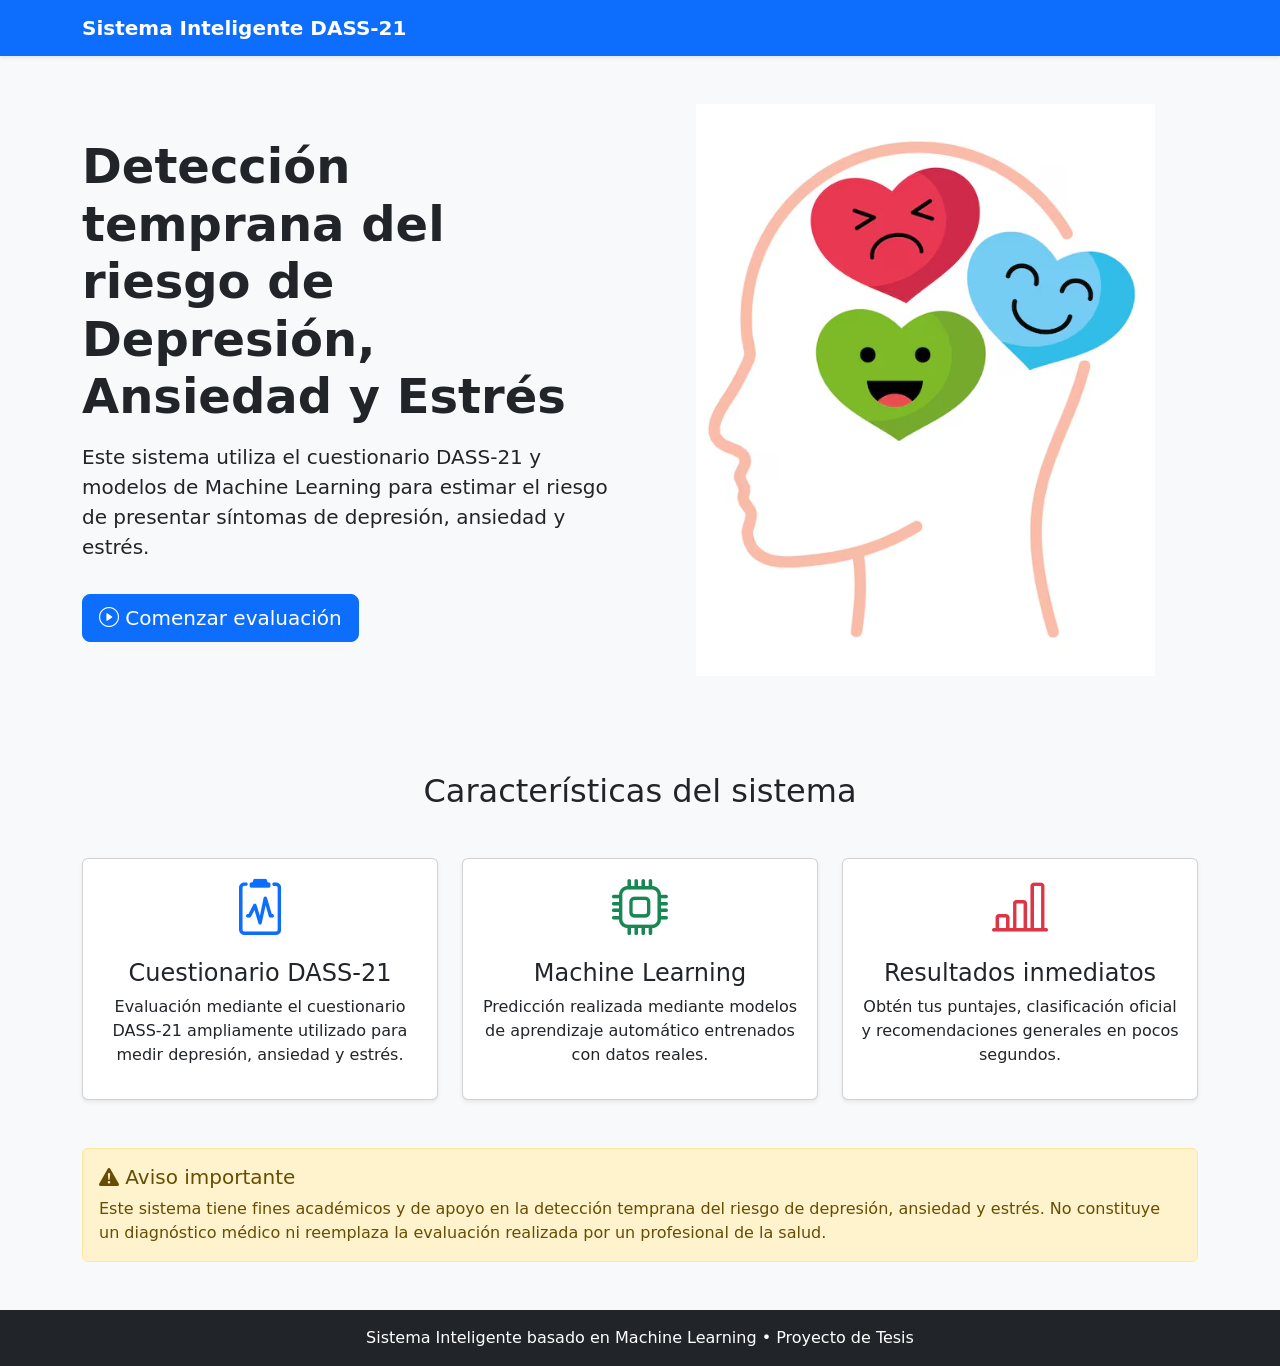
<file: frontend/index.html>
<!DOCTYPE html>
<html lang="es">

<head>
    <meta charset="UTF-8">
    <meta name="viewport" content="width=device-width, initial-scale=1.0">

    <title>Sistema Inteligente DASS-21</title>

    <!-- Bootstrap CSS -->
    <link href="https://cdn.jsdelivr.net/npm/bootstrap@5.3.7/dist/css/bootstrap.min.css" rel="stylesheet">

    <!-- Bootstrap Icons -->
    <link rel="stylesheet"
        href="https://cdn.jsdelivr.net/npm/bootstrap-icons@1.13.1/font/bootstrap-icons.min.css">

    <!-- Estilos propios -->
    <link rel="stylesheet" href="assets/css/custom.css">
</head>

<body>

    <!-- Navbar -->
    <nav class="navbar navbar-expand-lg navbar-dark bg-primary shadow-sm">
        <div class="container">
            <a class="navbar-brand fw-bold" href="#">
                Sistema Inteligente DASS-21
            </a>
        </div>
    </nav>

    <!-- Hero -->
    <section class="py-5 bg-light">
        <div class="container">

            <div class="row align-items-center">

                <div class="col-lg-6">

                    <h1 class="display-5 fw-bold">
                        Detección temprana del riesgo de Depresión, Ansiedad y Estrés
                    </h1>

                    <p class="lead mt-3">
                        Este sistema utiliza el cuestionario DASS-21 y modelos de
                        Machine Learning para estimar el riesgo de presentar síntomas
                        de depresión, ansiedad y estrés.
                    </p>

                    <a href="pages/questionnaire.html" class="btn btn-primary btn-lg mt-3">
                        <i class="bi bi-play-circle"></i>
                        Comenzar evaluación
                    </a>

                </div>

                <div class="col-lg-6 text-center">

                    <img src="assets/images/imagen.png"
                        class="img-fluid"
                        alt="Ilustración principal">

                </div>

            </div>

        </div>
    </section>

    <!-- Características -->
    <section class="py-5">

        <div class="container">

            <h2 class="text-center mb-5">
                Características del sistema
            </h2>

            <div class="row g-4">

                <div class="col-md-4">

                    <div class="card h-100 shadow-sm">

                        <div class="card-body text-center">

                            <i class="bi bi-clipboard2-pulse display-4 text-primary"></i>

                            <h4 class="mt-3">
                                Cuestionario DASS-21
                            </h4>

                            <p>
                                Evaluación mediante el cuestionario DASS-21 ampliamente
                                utilizado para medir depresión, ansiedad y estrés.
                            </p>

                        </div>

                    </div>

                </div>

                <div class="col-md-4">

                    <div class="card h-100 shadow-sm">

                        <div class="card-body text-center">

                            <i class="bi bi-cpu display-4 text-success"></i>

                            <h4 class="mt-3">
                                Machine Learning
                            </h4>

                            <p>
                                Predicción realizada mediante modelos de aprendizaje
                                automático entrenados con datos reales.
                            </p>

                        </div>

                    </div>

                </div>

                <div class="col-md-4">

                    <div class="card h-100 shadow-sm">

                        <div class="card-body text-center">

                            <i class="bi bi-bar-chart-line display-4 text-danger"></i>

                            <h4 class="mt-3">
                                Resultados inmediatos
                            </h4>

                            <p>
                                Obtén tus puntajes, clasificación oficial y recomendaciones
                                generales en pocos segundos.
                            </p>

                        </div>

                    </div>

                </div>

            </div>

        </div>

    </section>

    <!-- Disclaimer -->
    <section class="container mb-5">

        <div class="alert alert-warning">

            <h5>
                <i class="bi bi-exclamation-triangle-fill"></i>
                Aviso importante
            </h5>

            <p class="mb-0">
                Este sistema tiene fines académicos y de apoyo en la detección temprana
                del riesgo de depresión, ansiedad y estrés. No constituye un diagnóstico
                médico ni reemplaza la evaluación realizada por un profesional de la salud.
            </p>

        </div>

    </section>

    <!-- Footer -->
    <footer class="bg-dark text-white text-center py-3">

        <div class="container">

            Sistema Inteligente basado en Machine Learning • Proyecto de Tesis

        </div>

    </footer>

    <!-- Bootstrap JS -->
    <script src="https://cdn.jsdelivr.net/npm/bootstrap@5.3.7/dist/js/bootstrap.bundle.min.js"></script>

</body>

</html>
</file>
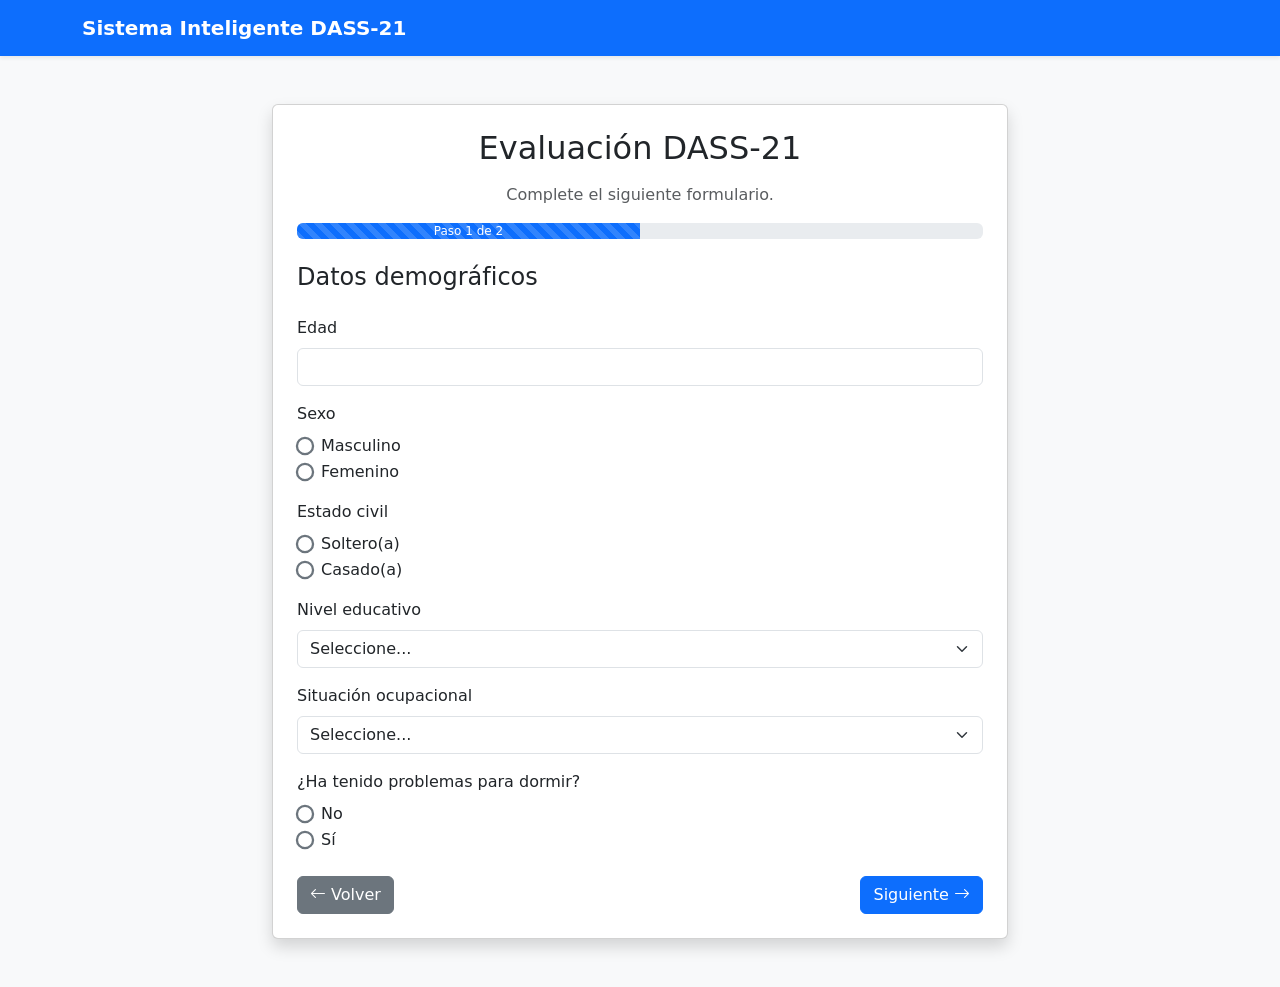
<file: frontend/pages/questionnaire.html>
<!DOCTYPE html>
<html lang="es">

<head>

    <meta charset="UTF-8">

    <meta
        name="viewport"
        content="width=device-width, initial-scale=1.0">

    <title>
        Cuestionario DASS-21
    </title>

    <!-- ===================================================== -->
    <!-- Bootstrap -->
    <!-- ===================================================== -->

    <link
        href="https://cdn.jsdelivr.net/npm/bootstrap@5.3.3/dist/css/bootstrap.min.css"
        rel="stylesheet">

    <!-- ===================================================== -->
    <!-- Bootstrap Icons -->
    <!-- ===================================================== -->

    <link
        rel="stylesheet"
        href="https://cdn.jsdelivr.net/npm/bootstrap-icons@1.11.3/font/bootstrap-icons.min.css">

    <!-- ===================================================== -->
    <!-- CSS propio -->
    <!-- ===================================================== -->

    <link
        rel="stylesheet"
        href="../assets/css/custom.css">

</head>

<body class="bg-light">

    <!-- ===================================================== -->
    <!-- NAVBAR -->
    <!-- ===================================================== -->

    <nav class="navbar navbar-dark bg-primary shadow-sm">

        <div class="container">

            <a
                href="../index.html"
                class="navbar-brand fw-bold">

                Sistema Inteligente DASS-21

            </a>

        </div>

    </nav>

    <!-- ===================================================== -->
    <!-- CONTENIDO -->
    <!-- ===================================================== -->

    <main class="container py-5">

        <div class="row justify-content-center">

            <div class="col-lg-8">

                <div class="card shadow">

                    <div class="card-body p-4">

                        <!-- ========================================= -->
                        <!-- TÍTULO -->
                        <!-- ========================================= -->

                        <h2 class="text-center mb-3">

                            Evaluación DASS-21

                        </h2>

                        <p class="text-center text-muted">

                            Complete el siguiente formulario.

                        </p>

                        <!-- ========================================= -->
                        <!-- BARRA DE PROGRESO -->
                        <!-- ========================================= -->

                        <div class="progress mb-4">

                            <div
                                id="progressBar"
                                class="progress-bar progress-bar-striped progress-bar-animated"
                                style="width:50%;">

                                Paso 1 de 2

                            </div>

                        </div>

                        <!-- ========================================= -->
                        <!-- FORMULARIO -->
                        <!-- ========================================= -->

                        <form id="questionnaireForm">

                            <!-- ========================================= -->
                            <!-- PASO 1 -->
                            <!-- ========================================= -->

                            <section id="step1">

                                <h4 class="mb-4">

                                    Datos demográficos

                                </h4>

                                <!-- ===================================== -->
                                <!-- EDAD -->
                                <!-- ===================================== -->

                                <div class="mb-3">

                                    <label
                                        for="Q1_1"
                                        class="form-label">

                                        Edad

                                    </label>

                                    <input

                                        type="number"

                                        id="Q1_1"

                                        class="form-control"

                                        min="15"

                                        max="100"

                                        required>

                                </div>

                                <!-- ===================================== -->
                                <!-- SEXO -->
                                <!-- ===================================== -->

                                <div class="mb-3">

                                    <label class="form-label">

                                        Sexo

                                    </label>

                                    <div class="form-check">

                                        <input

                                            class="form-check-input"

                                            type="radio"

                                            id="Q1_2_1"

                                            name="Q1_2"

                                            value="1"

                                            required>

                                        <label
                                            class="form-check-label"
                                            for="Q1_2_1">

                                            Masculino

                                        </label>

                                    </div>

                                    <div class="form-check">

                                        <input

                                            class="form-check-input"

                                            type="radio"

                                            id="Q1_2_2"

                                            name="Q1_2"

                                            value="2">

                                        <label
                                            class="form-check-label"
                                            for="Q1_2_2">

                                            Femenino

                                        </label>

                                    </div>

                                </div>

                                <!-- ===================================== -->
                                <!-- ESTADO CIVIL -->
                                <!-- ===================================== -->

                                <div class="mb-3">

                                    <label class="form-label">

                                        Estado civil

                                    </label>

                                    <div class="form-check">

                                        <input

                                            class="form-check-input"

                                            type="radio"

                                            id="Q1_3_0"

                                            name="Q1_3"

                                            value="0"

                                            required>

                                        <label
                                            class="form-check-label"
                                            for="Q1_3_0">

                                            Soltero(a)

                                        </label>

                                    </div>

                                    <div class="form-check">

                                        <input

                                            class="form-check-input"

                                            type="radio"

                                            id="Q1_3_1"

                                            name="Q1_3"

                                            value="1">

                                        <label
                                            class="form-check-label"
                                            for="Q1_3_1">

                                            Casado(a)

                                        </label>

                                    </div>

                                </div>

                                <!-- ===================================== -->
                                <!-- NIVEL EDUCATIVO -->
                                <!-- ===================================== -->

                                <div class="mb-3">

                                    <label
                                        for="Q1_4"
                                        class="form-label">

                                        Nivel educativo

                                    </label>

                                    <select

                                        id="Q1_4"

                                        class="form-select"

                                        required>

                                        <option value="">

                                            Seleccione...

                                        </option>

                                        <option value="1">

                                            Analfabeto

                                        </option>

                                        <option value="2">

                                            Primaria

                                        </option>

                                        <option value="3">

                                            Secundaria

                                        </option>

                                        <option value="4">

                                            Educación superior

                                        </option>

                                        <option value="5">

                                            Posgrado

                                        </option>

                                    </select>

                                </div>

                                <!-- ===================================== -->
                                <!-- SITUACIÓN OCUPACIONAL -->
                                <!-- ===================================== -->

                                <div class="mb-3">

                                    <label
                                        for="Q1_5"
                                        class="form-label">

                                        Situación ocupacional

                                    </label>

                                    <select

                                        id="Q1_5"

                                        class="form-select"

                                        required>

                                        <option value="">

                                            Seleccione...

                                        </option>

                                        <option value="1">

                                            Ama de casa

                                        </option>

                                        <option value="2">

                                            Empleado(a) de servicios

                                        </option>

                                        <option value="3">

                                            Empresario(a)

                                        </option>

                                        <option value="4">

                                            Estudiante

                                        </option>

                                        <option value="5">

                                            Jornalero(a)

                                        </option>

                                        <option value="6">

                                            Desempleado(a)

                                        </option>

                                    </select>

                                </div>

                                <!-- ===================================== -->
                                <!-- PROBLEMAS PARA DORMIR -->
                                <!-- ===================================== -->

                                <div class="mb-4">

                                    <label class="form-label">

                                        ¿Ha tenido problemas para dormir?

                                    </label>

                                    <div class="form-check">

                                        <input

                                            class="form-check-input"

                                            type="radio"

                                            id="Q1_6_0"

                                            name="Q1_6"

                                            value="0"

                                            required>

                                        <label
                                            class="form-check-label"
                                            for="Q1_6_0">

                                            No

                                        </label>

                                    </div>

                                    <div class="form-check">

                                        <input

                                            class="form-check-input"

                                            type="radio"

                                            id="Q1_6_1"

                                            name="Q1_6"

                                            value="1">

                                        <label
                                            class="form-check-label"
                                            for="Q1_6_1">

                                            Sí

                                        </label>

                                    </div>

                                </div>
                                <!-- ===================================== -->
                                <!-- FIN PASO 1 -->
                                <!-- ===================================== -->

                            </section>

                            <!-- ========================================= -->
                            <!-- PASO 2 -->
                            <!-- ========================================= -->

                            <section
                                id="step2"
                                class="d-none">

                                <h4 class="mb-3">

                                    Cuestionario DASS-21

                                </h4>

                                <p class="text-muted mb-4">

                                    Lea cuidadosamente cada afirmación e indique
                                    cuánto se aplicó a usted durante los
                                    últimos siete (7) días.

                                </p>

                                <!-- ===================================== -->
                                <!-- CONTENEDOR DINÁMICO -->
                                <!-- ===================================== -->

                                <div id="questionsContainer">

                                    <!--
                                        questionnaire.js generará
                                        automáticamente las 21 preguntas
                                        DASS-21 en este contenedor.
                                    -->

                                </div>

                            </section>

                            <!-- ========================================= -->
                            <!-- BOTONES PASO 1 -->
                            <!-- ========================================= -->

                            <div
                                id="step1Buttons"
                                class="d-flex justify-content-between mt-4">

                                <a
                                    href="../index.html"
                                    class="btn btn-secondary">

                                    <i class="bi bi-arrow-left"></i>

                                    Volver

                                </a>

                                <button

                                    id="nextButton"

                                    type="button"

                                    class="btn btn-primary">

                                    Siguiente

                                    <i class="bi bi-arrow-right"></i>

                                </button>

                            </div>

                            <!-- ========================================= -->
                            <!-- BOTONES PASO 2 -->
                            <!-- ========================================= -->

                            <div
                                id="step2Buttons"
                                class="d-flex justify-content-between mt-4 d-none">

                                <button

                                    id="previousButton"

                                    type="button"

                                    class="btn btn-secondary">

                                    <i class="bi bi-arrow-left"></i>

                                    Anterior

                                </button>

                                <button

                                    id="submitButton"

                                    type="submit"

                                    class="btn btn-success">

                                    <i class="bi bi-check-circle"></i>

                                    Enviar evaluación

                                </button>

                            </div>

                        </form>

                    </div>

                </div>

            </div>

        </div>

    </main>

    <!-- ===================================================== -->
    <!-- MODAL DE CARGA -->
    <!-- Preparado para futuras versiones -->
    <!-- ===================================================== -->

    <div
        class="modal fade"
        id="loadingModal"
        tabindex="-1"
        data-bs-backdrop="static"
        data-bs-keyboard="false">

        <div class="modal-dialog modal-dialog-centered">

            <div class="modal-content">

                <div class="modal-body text-center py-5">

                    <div
                        class="spinner-border text-primary mb-3"
                        role="status">

                        <span class="visually-hidden">

                            Cargando...

                        </span>

                    </div>

                    <h5>

                        Analizando respuestas...

                    </h5>

                    <p class="text-muted mb-0">

                        Espere unos segundos mientras el
                        sistema realiza la predicción.

                    </p>

                </div>

            </div>

        </div>

    </div>

    <!-- ===================================================== -->
    <!-- BOOTSTRAP -->
    <!-- ===================================================== -->

    <script src="https://cdn.jsdelivr.net/npm/bootstrap@5.3.3/dist/js/bootstrap.bundle.min.js"></script>

    <!-- ===================================================== -->
    <!-- LÓGICA DEL CUESTIONARIO -->
    <!-- ===================================================== -->

    <script
        type="module"
        src="../assets/js/questionnaire.js">

    </script>

</body>

</html>
</file>
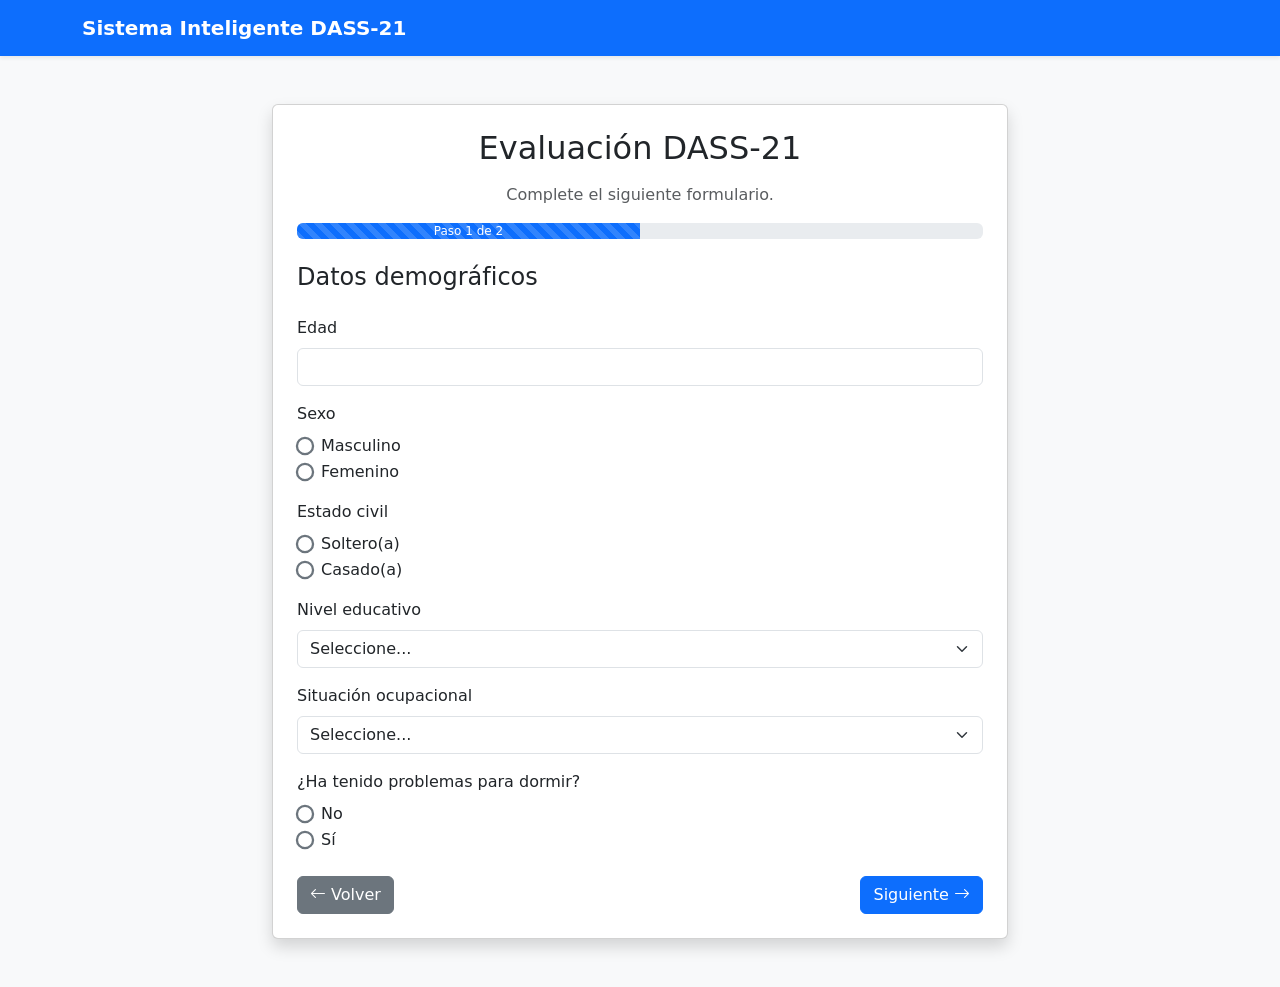
<file: frontend/pages/results.html>
<!DOCTYPE html>
<html lang="es">

<head>

    <meta charset="UTF-8">

    <meta
        name="viewport"
        content="width=device-width, initial-scale=1.0">

    <title>

        Resultados | Sistema Inteligente DASS

    </title>

    <!-- Bootstrap -->

    <link
        href="https://cdn.jsdelivr.net/npm/bootstrap@5.3.3/dist/css/bootstrap.min.css"
        rel="stylesheet">

    <!-- Bootstrap Icons -->

    <link
        rel="stylesheet"
        href="https://cdn.jsdelivr.net/npm/bootstrap-icons@1.11.3/font/bootstrap-icons.min.css">

    <!-- CSS -->

    <link
        rel="stylesheet"
        href="../assets/css/custom.css">

</head>

<body class="bg-light">

    <!-- ============================================= -->
    <!-- NAVBAR -->
    <!-- ============================================= -->

    <nav class="navbar navbar-dark bg-primary shadow-sm">

        <div class="container">

            <a
                href="../index.html"
                class="navbar-brand fw-bold">

                Sistema Inteligente DASS-21

            </a>

        </div>

    </nav>

    <!-- ============================================= -->
    <!-- CONTENIDO -->
    <!-- ============================================= -->

    <main class="container py-5">

        <div class="row justify-content-center">

            <div class="col-xl-10">

                <div class="card shadow">

                    <div class="card-body p-5">

                        <h2 class="text-center mb-2">

                            Resultado de la Evaluación

                        </h2>

                        <p class="text-center text-muted mb-5">

                            Comparación entre la evaluación oficial del
                            cuestionario DASS-21 y la predicción generada
                            mediante Machine Learning.

                        </p>

                        <!-- ========================================= -->
                        <!-- RESULTADO DEL CUESTIONARIO -->
                        <!-- ========================================= -->

                        <div class="card mb-4">

                            <div class="card-header bg-success text-white">

                                <i class="bi bi-clipboard2-pulse-fill"></i>

                                Resultado del cuestionario DASS-21

                            </div>

                            <div class="card-body">

                                <div class="row text-center">

                                    <!-- Depresión -->

                                    <div class="col-md-4">

                                        <h5>
                                            Depresión
                                        </h5>

                                        <h3
                                            id="questionnaireDepression"
                                            class="fw-bold">

                                            --

                                        </h3>

                                        <small
                                            id="questionnaireDepressionScore"
                                            class="text-muted d-block mb-2">

                                            Puntaje: --

                                        </small>

                                        <div class="progress mt-2 mb-3">

                                            <div
                                                id="questionnaireDepressionBar"
                                                class="progress-bar bg-success"
                                                role="progressbar"
                                                style="width: 0%;"
                                                aria-valuemin="0"
                                                aria-valuemax="42"
                                                aria-valuenow="0">

                                                0

                                            </div>

                                        </div>

                                    </div>

                                    <!-- Ansiedad -->

                                    <div class="col-md-4">

                                        <h5>
                                            Ansiedad
                                        </h5>

                                        <h3
                                            id="questionnaireAnxiety"
                                            class="fw-bold">

                                            --

                                        </h3>

                                        <small
                                            id="questionnaireAnxietyScore"
                                            class="text-muted d-block mb-2">

                                            Puntaje: --

                                        </small>

                                        <div class="progress mt-2 mb-3">

                                            <div
                                                id="questionnaireAnxietyBar"
                                                class="progress-bar bg-warning text-dark"
                                                role="progressbar"
                                                style="width: 0%;"
                                                aria-valuemin="0"
                                                aria-valuemax="42"
                                                aria-valuenow="0">

                                                0

                                            </div>

                                        </div>

                                    </div>

                                    <!-- Estrés -->

                                    <div class="col-md-4">

                                        <h5>
                                            Estrés
                                        </h5>

                                        <h3
                                            id="questionnaireStress"
                                            class="fw-bold">

                                            --

                                        </h3>

                                        <small
                                            id="questionnaireStressScore"
                                            class="text-muted d-block mb-2">

                                            Puntaje: --

                                        </small>

                                        <div class="progress mt-2 mb-3">

                                            <div
                                                id="questionnaireStressBar"
                                                class="progress-bar bg-danger"
                                                role="progressbar"
                                                style="width: 0%;"
                                                aria-valuemin="0"
                                                aria-valuemax="42"
                                                aria-valuenow="0">

                                                0

                                            </div>

                                        </div>

                                    </div>

                        <!-- ========================================= -->
                        <!-- PREDICCIÓN DEL MODELO -->
                        <!-- ========================================= -->

                        <div class="card mb-4">

                            <div class="card-header bg-primary text-white">

                                <i class="bi bi-cpu-fill"></i>

                                Predicción del modelo de Machine Learning

                            </div>

                            <div class="card-body">

                                <div class="row text-center">

                                    <!-- Depresión -->

                                    <div class="col-md-4">

                                        <h5>

                                            Depresión

                                        </h5>

                                        <h3
                                            id="predictionDepression"
                                            class="fw-bold text-primary">

                                            --

                                        </h3>

                                    </div>

                                    <!-- Ansiedad -->

                                    <div class="col-md-4">

                                        <h5>

                                            Ansiedad

                                        </h5>

                                        <h3
                                            id="predictionAnxiety"
                                            class="fw-bold text-primary">

                                            --

                                        </h3>

                                    </div>

                                    <!-- Estrés -->

                                    <div class="col-md-4">

                                        <h5>

                                            Estrés

                                        </h5>

                                        <h3
                                            id="predictionStress"
                                            class="fw-bold text-primary">

                                            --

                                        </h3>

                                    </div>

                                </div>

                            </div>

                        </div>

                        <!-- ========================================= -->
                        <!-- INTERPRETACIÓN -->
                        <!-- ========================================= -->

                        <div class="card">

                            <div class="card-header bg-info text-white">

                                <i class="bi bi-info-circle-fill"></i>

                                Interpretación general

                            </div>

                            <div class="card-body">

                                <p
                                    id="generalInterpretation"
                                    class="mb-0">

                                    Cargando resultados...

                                </p>

                            </div>

                        </div>
                                                <!-- ========================================= -->
                        <!-- RECOMENDACIONES -->
                        <!-- ========================================= -->

                        <div class="card mt-4">

                            <div class="card-header bg-success text-white">

                                <i class="bi bi-lightbulb-fill"></i>

                                Recomendaciones

                            </div>

                            <div class="card-body">

                                <ul
                                    id="recommendations"
                                    class="list-group list-group-flush">

                                    <!--
                                        results.js agregará automáticamente:

                                        • Recomendación para Depresión
                                        • Recomendación para Ansiedad
                                        • Recomendación para Estrés
                                    -->

                                </ul>

                            </div>

                        </div>

                        <!-- ========================================= -->
                        <!-- AVISO IMPORTANTE -->
                        <!-- ========================================= -->

                        <div class="alert alert-warning mt-4">

                            <h5>

                                <i class="bi bi-exclamation-triangle-fill"></i>

                                Aviso importante

                            </h5>

                            <p
                                id="disclaimer"
                                class="mb-0">

                                Cargando información...

                            </p>

                        </div>

                        <!-- ========================================= -->
                        <!-- BOTONES -->
                        <!-- ========================================= -->

                        <div
                            class="d-flex justify-content-center gap-3 mt-5">

                            <a
                                href="questionnaire.html"
                                class="btn btn-primary btn-lg">

                                <i class="bi bi-arrow-repeat"></i>

                                Nueva evaluación

                            </a>

                            <a
                                href="../index.html"
                                class="btn btn-secondary btn-lg">

                                <i class="bi bi-house-fill"></i>

                                Volver al inicio

                            </a>

                        </div>

                    </div>

                </div>

            </div>

        </div>

    </main>

    <!-- ========================================= -->
    <!-- FOOTER -->
    <!-- ========================================= -->

    <footer class="bg-white border-top py-4 mt-5">

        <div class="container text-center">

            <small class="text-muted">

                Sistema Inteligente basado en Machine Learning para la
                detección temprana del riesgo de depresión, ansiedad y
                estrés mediante cuestionarios autoadministrados.

            </small>

        </div>

    </footer>

    <!-- ========================================= -->
    <!-- Bootstrap -->
    <!-- ========================================= -->

    <script src="https://cdn.jsdelivr.net/npm/bootstrap@5.3.3/dist/js/bootstrap.bundle.min.js"></script>

    <!-- ========================================= -->
    <!-- RESULTS.JS -->
    <!-- ========================================= -->

    <script
        type="module"
        src="../assets/js/results.js">

    </script>

</body>

</html>
</file>
<file: frontend/assets/css/custom.css>
body {
    background-color: #f8f9fa;
}

.hero-image {
    max-width: 450px;
}

/* Radios y checkboxes */

.form-check-input {
    transform: scale(1.15);
    cursor: pointer;
    background-color: #ffffff;
    border: 2px solid #6c757d;
}

.form-check-input:checked {
    background-color: #0d6efd;
    border-color: #0d6efd;
}

.form-check-label {
    cursor: pointer;
}
</file>
